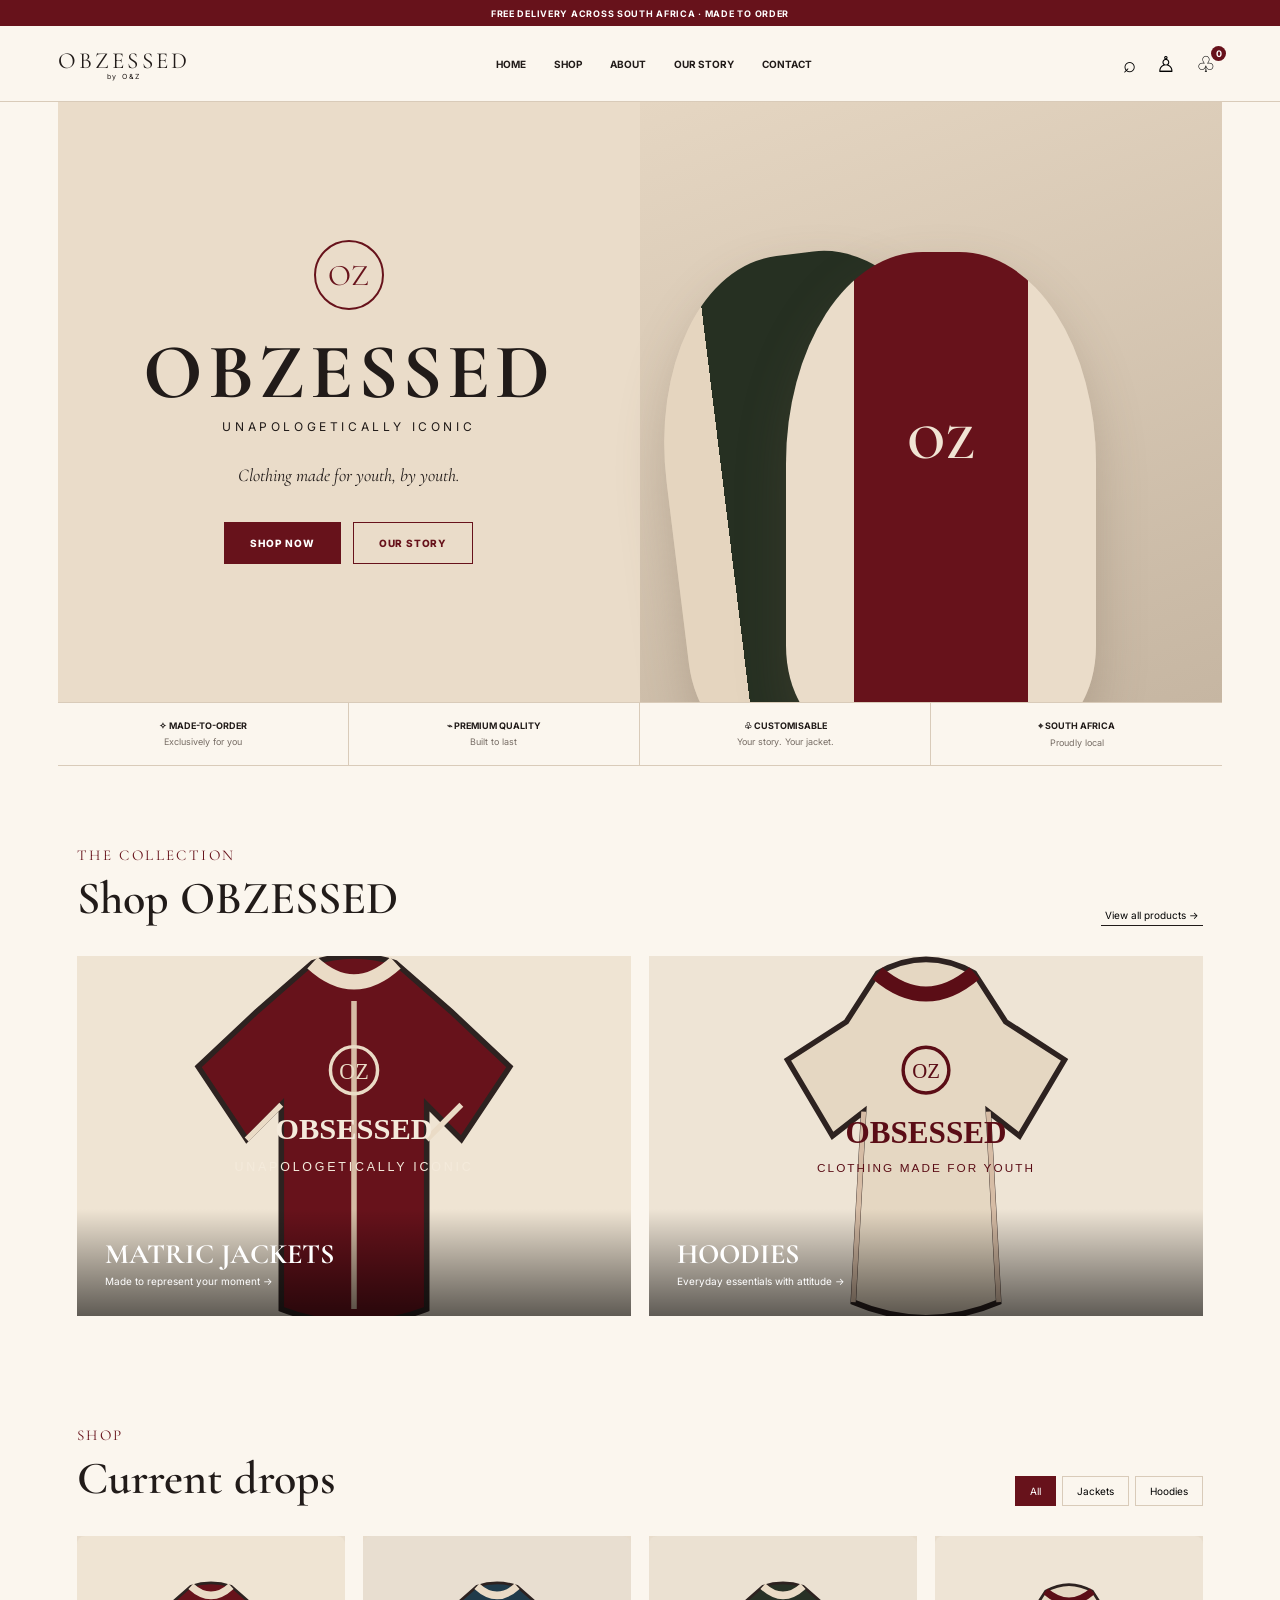
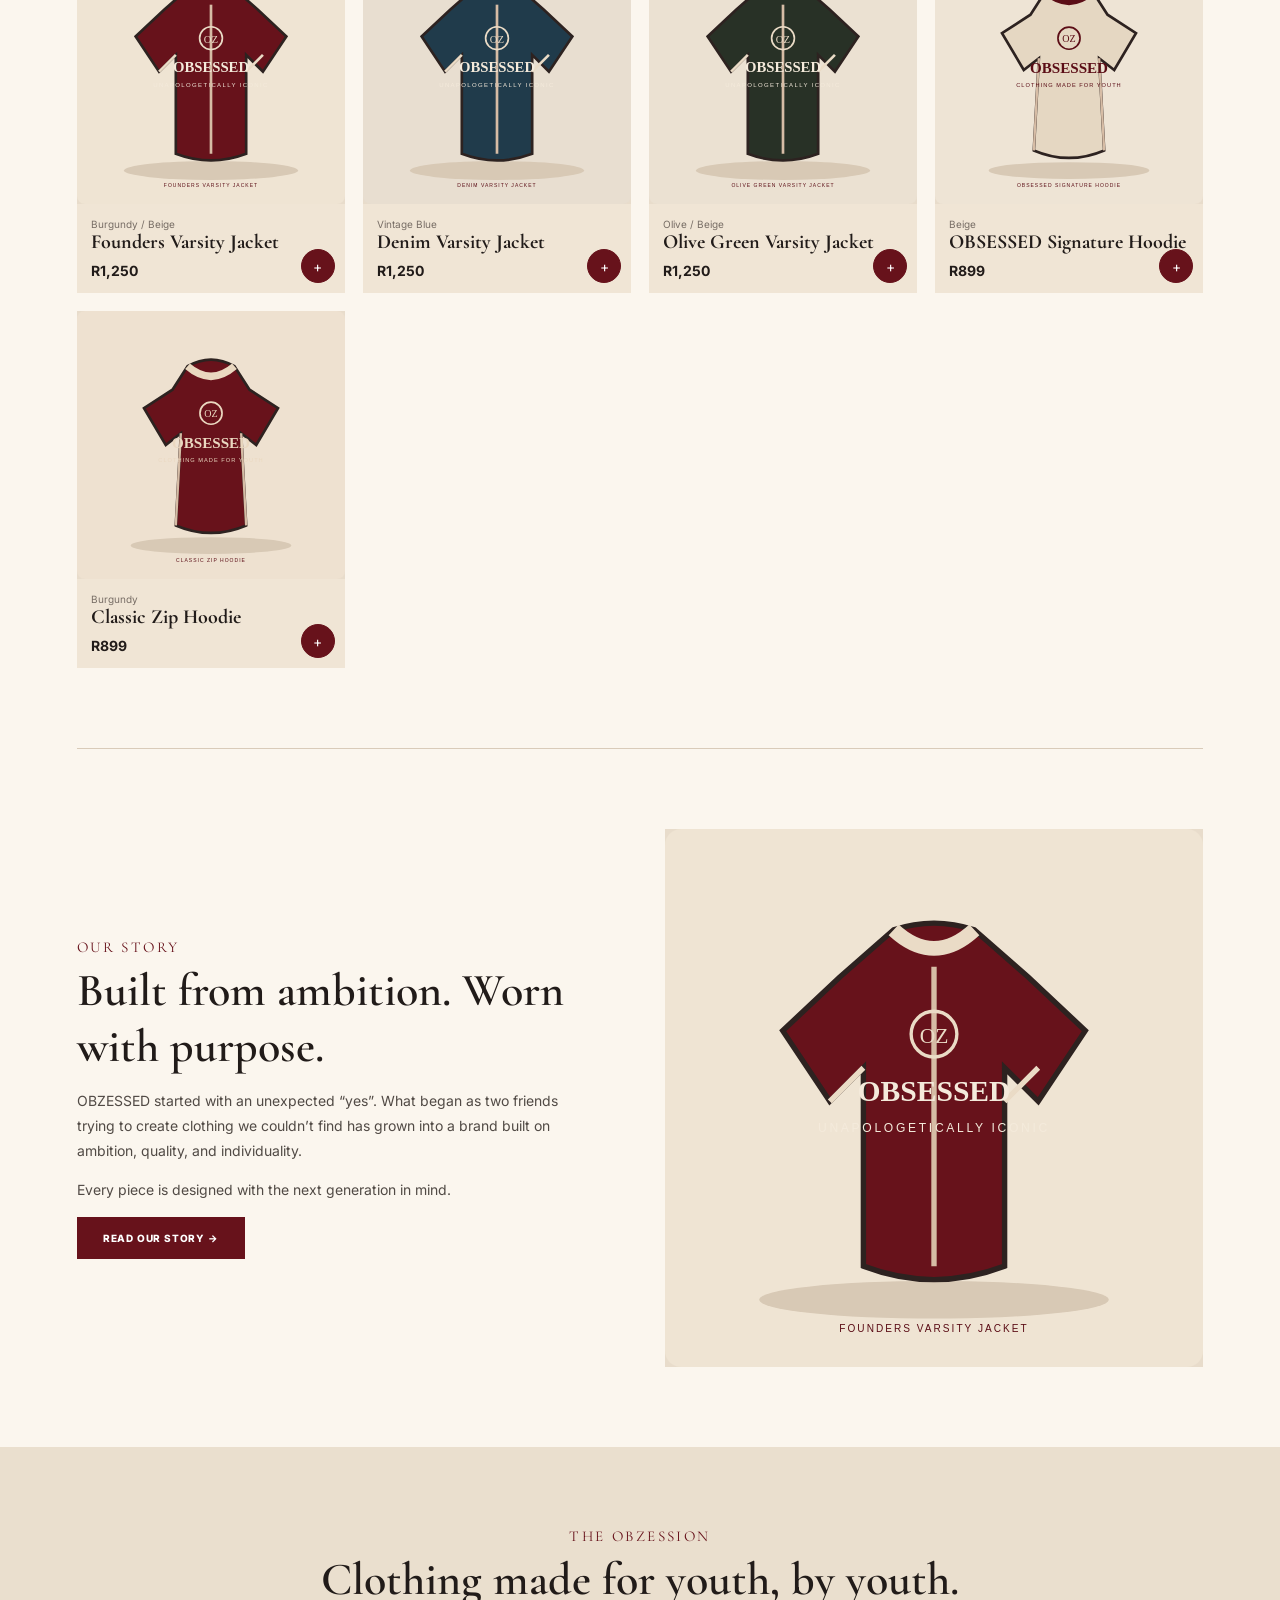
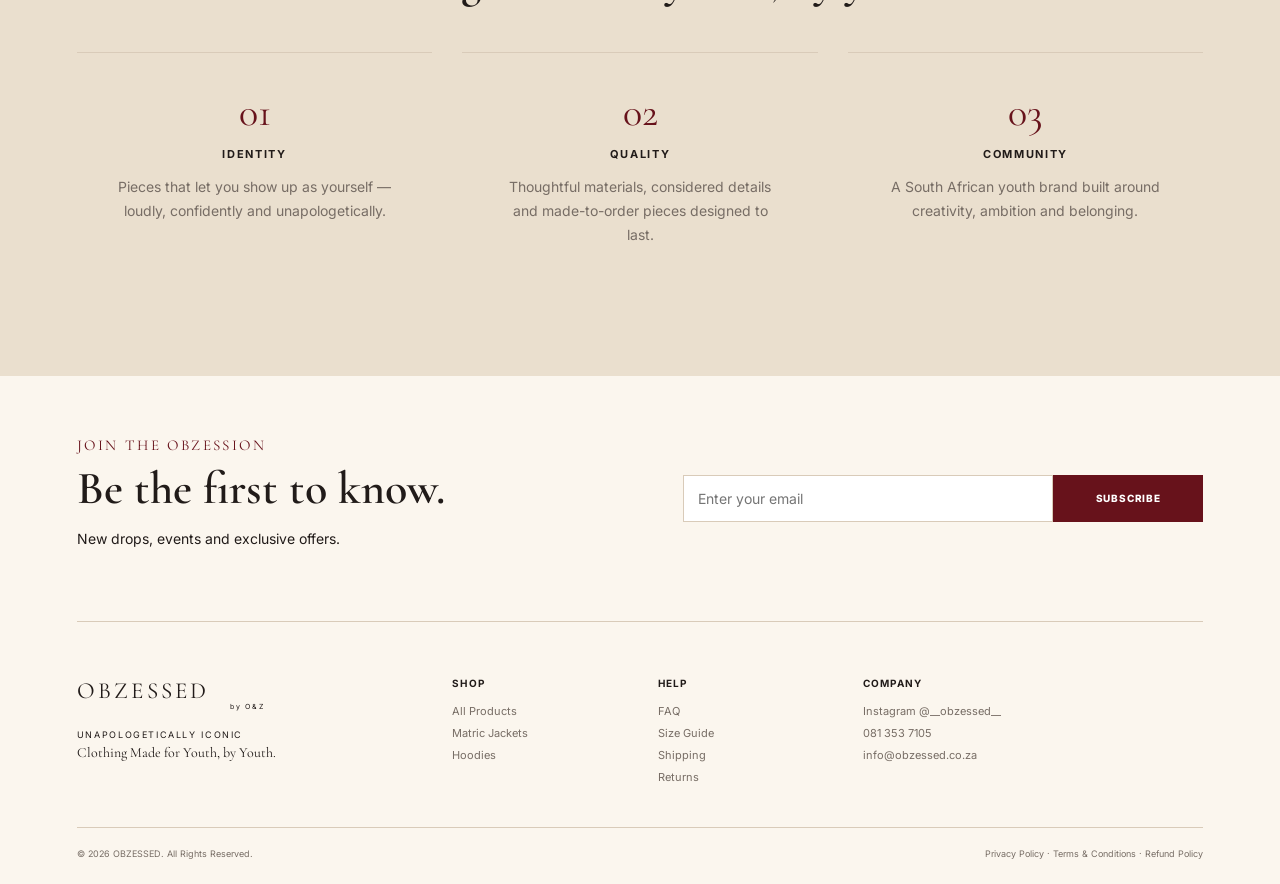
<file: index.html>
<!doctype html>
<html lang="en">
<head>
<meta charset="utf-8">
<meta name="viewport" content="width=device-width,initial-scale=1">
<title>OBZESSED by O&Z — Unapologetically Iconic</title>
<meta name="description" content="OBZESSED by O&Z — clothing made for youth, by youth. South African streetwear and custom varsity jackets.">
<link rel="icon" href="founders-jacket.svg">
<link rel="stylesheet" href="styles.css">
</head>
<body>
<div class="announcement">FREE DELIVERY ACROSS SOUTH AFRICA · MADE TO ORDER</div>

<header class="site-header">
  <a class="brand" href="#home">OBZESSED<span>by O&Z</span></a>
  <nav>
    <a href="#home">HOME</a><a href="#shop">SHOP</a><a href="#about">ABOUT</a><a href="#story">OUR STORY</a><a href="#contact">CONTACT</a>
  </nav>
  <div class="header-actions">
    <button aria-label="Search" onclick="focusSearch()">⌕</button>
    <button aria-label="Account" onclick="showToast('Account area coming next — your shop is ready to launch.')">♙</button>
    <button aria-label="Cart" class="cart-btn" onclick="openCart()">♧ <b id="cartCount">0</b></button>
  </div>
</header>

<main id="home">
<section class="hero">
  <div class="hero-copy">
    <div class="monogram">OZ</div>
    <h1>OBZESSED</h1>
    <p class="tagline">UNAPOLOGETICALLY ICONIC</p>
    <p>Clothing made for youth, by youth.</p>
    <div class="hero-buttons"><a class="btn" href="#shop">SHOP NOW</a><a class="btn ghost" href="#story">OUR STORY</a></div>
  </div>
  <div class="hero-art">
    <div class="hero-jacket back">44</div>
    <div class="hero-jacket front">OZ</div>
  </div>
</section>

<section class="promise">
  <div><strong>✧ MADE-TO-ORDER</strong><span>Exclusively for you</span></div>
  <div><strong>⌁ PREMIUM QUALITY</strong><span>Built to last</span></div>
  <div><strong>♧ CUSTOMISABLE</strong><span>Your story. Your jacket.</span></div>
  <div><strong>⌖ SOUTH AFRICA</strong><span>Proudly local</span></div>
</section>

<section class="section" id="shop">
  <div class="section-head"><div><p class="eyebrow">THE COLLECTION</p><h2>Shop OBZESSED</h2></div><button class="text-btn" onclick="document.getElementById('products').scrollIntoView({behavior:'smooth'})">View all products →</button></div>
  <div class="collection-grid">
    <a href="#products" class="collection-card large"><img src="founders-jacket.svg"><div><h3>MATRIC JACKETS</h3><span>Made to represent your moment →</span></div></a>
    <a href="#products" class="collection-card large"><img src="signature-hoodie.svg"><div><h3>HOODIES</h3><span>Everyday essentials with attitude →</span></div></a>
  </div>
</section>

<section class="section products-section" id="products">
  <div class="section-head"><div><p class="eyebrow">SHOP</p><h2>Current drops</h2></div><div class="filters"><button class="filter active" data-filter="all">All</button><button class="filter" data-filter="jacket">Jackets</button><button class="filter" data-filter="hoodie">Hoodies</button></div></div>
  <div class="product-grid" id="productGrid"></div>
</section>

<section class="story" id="story">
  <div class="story-copy"><p class="eyebrow">OUR STORY</p><h2>Built from ambition. Worn with purpose.</h2>
  <p>OBZESSED started with an unexpected “yes”. What began as two friends trying to create clothing we couldn’t find has grown into a brand built on ambition, quality, and individuality.</p>
  <p>Every piece is designed with the next generation in mind.</p><a class="btn" href="#about">READ OUR STORY →</a></div>
  <img src="founders-jacket.svg" alt="OBSESSED varsity jacket">
</section>

<section class="about section" id="about">
  <p class="eyebrow">THE OBZESSION</p><h2>Clothing made for youth, by youth.</h2>
  <div class="about-grid"><div><span class="big-num">01</span><h3>IDENTITY</h3><p>Pieces that let you show up as yourself — loudly, confidently and unapologetically.</p></div><div><span class="big-num">02</span><h3>QUALITY</h3><p>Thoughtful materials, considered details and made-to-order pieces designed to last.</p></div><div><span class="big-num">03</span><h3>COMMUNITY</h3><p>A South African youth brand built around creativity, ambition and belonging.</p></div></div>
</section>

<section class="newsletter"><div><p class="eyebrow">JOIN THE OBZESSION</p><h2>Be the first to know.</h2><p>New drops, events and exclusive offers.</p></div><form onsubmit="subscribe(event)"><input id="email" type="email" placeholder="Enter your email" required><button class="btn">SUBSCRIBE</button></form></section>
</main>

<footer id="contact">
  <div class="footer-brand"><a class="brand" href="#home">OBZESSED<span>by O&Z</span></a><p>UNAPOLOGETICALLY ICONIC</p><small>Clothing Made for Youth, by Youth.</small></div>
  <div><h4>SHOP</h4><a href="#products">All Products</a><a href="#products">Matric Jackets</a><a href="#products">Hoodies</a></div>
  <div><h4>HELP</h4><a href="#">FAQ</a><a href="#">Size Guide</a><a href="#">Shipping</a><a href="#">Returns</a></div>
  <div><h4>COMPANY</h4><a href="#">Instagram @__obzessed__</a><a href="tel:+27813537105">081 353 7105</a><a href="mailto:info@obzessed.co.za">info@obzessed.co.za</a></div>
  <div class="copyright">© 2026 OBZESSED. All Rights Reserved. <span>Privacy Policy · Terms & Conditions · Refund Policy</span></div>
</footer>

<div class="overlay" id="overlay" onclick="closeCart()"></div>
<aside class="cart" id="cart">
  <div class="cart-head"><h2>Your Cart</h2><button onclick="closeCart()">×</button></div>
  <div id="cartItems"></div>
  <div class="cart-total"><span>Total</span><strong id="cartTotal">R0</strong></div>
  <button class="btn full" onclick="goCheckout()">PROCEED TO CHECKOUT</button>
  <p class="secure">🔒 Secure checkout · Free SA delivery</p>
</aside>

<div class="checkout-modal" id="checkout">
  <div class="checkout-card">
    <button class="modal-close" onclick="closeCheckout()">×</button>
    <p class="eyebrow">CHECKOUT</p><h2>Complete your order</h2>
    <form onsubmit="placeOrder(event)">
      <label>Email<input type="email" required placeholder="you@email.com"></label>
      <label>Full name<input required placeholder="Your name"></label>
      <label>Phone<input required placeholder="081 000 0000"></label>
      <label>Delivery address<textarea required placeholder="Street, suburb, city, province, postal code"></textarea></label>
      <div class="order-summary"><span>Order total</span><strong id="checkoutTotal">R0</strong></div>
      <button class="btn full">PLACE ORDER</button>
    </form>
    <small>Demo checkout: connect PayFast/Paystack/Stripe before taking live payments.</small>
  </div>
</div>

<div class="toast" id="toast"></div>
<script src="supabase-config.js"></script>
<script src="script.js"></script>
</body>
</html>
</file>
<file: styles.css>
@import url('https://fonts.googleapis.com/css2?family=Cormorant+Garamond:wght@500;600;700&family=Inter:wght@400;500;600;700&display=swap');
:root{--wine:#67121b;--cream:#f5ecdf;--paper:#fbf6ee;--ink:#211b19;--line:#d9cbb9;--muted:#776d65}
*{box-sizing:border-box}html{scroll-behavior:smooth}body{margin:0;background:var(--paper);color:var(--ink);font-family:Inter,Arial,sans-serif;font-size:14px}a{text-decoration:none;color:inherit}button,input,textarea{font:inherit}.announcement{height:26px;background:var(--wine);color:#fff;display:grid;place-items:center;font-size:9px;letter-spacing:.08em;font-weight:700}.site-header{height:76px;display:flex;align-items:center;justify-content:space-between;padding:0 4.5%;border-bottom:1px solid var(--line);background:rgba(251,246,238,.96);position:sticky;top:0;z-index:20}.brand{font-family:"Cormorant Garamond",serif;font-size:23px;letter-spacing:.14em}.brand span{display:block;font-family:Inter,sans-serif;font-size:7px;letter-spacing:.25em;margin-top:-3px;text-align:center}.site-header nav{display:flex;gap:28px;font-size:10px;font-weight:700}.site-header nav a:hover{color:var(--wine)}.header-actions{display:flex;gap:8px}.header-actions button,.cart-head button,.modal-close{border:0;background:none;cursor:pointer;font-size:22px}.cart-btn{position:relative}.cart-btn b{font-size:9px;position:absolute;right:-4px;top:-4px;background:var(--wine);color:#fff;border-radius:99px;min-width:15px;height:15px;display:grid;place-items:center}.hero{min-height:600px;margin:0 4.5%;background:#eadcc9;display:grid;grid-template-columns:1fr 1fr;overflow:hidden;position:relative}.hero-copy{display:flex;flex-direction:column;justify-content:center;align-items:center;text-align:center;padding:50px;z-index:2}.monogram{width:70px;height:70px;border:2px solid var(--wine);border-radius:50%;display:grid;place-items:center;color:var(--wine);font-family:"Cormorant Garamond";font-size:30px}.hero h1{font-family:"Cormorant Garamond";font-size:78px;letter-spacing:.06em;margin:15px 0 0}.tagline{letter-spacing:.3em;font-size:12px;margin:0 0 12px}.hero-copy>p:not(.tagline){font-family:"Cormorant Garamond";font-size:18px;font-style:italic}.hero-buttons{display:flex;gap:12px;margin-top:18px}.btn{display:inline-flex;justify-content:center;align-items:center;border:1px solid var(--wine);background:var(--wine);color:#fff;padding:14px 25px;font-size:10px;font-weight:800;letter-spacing:.08em;cursor:pointer}.btn.ghost{background:transparent;color:var(--wine)}.btn:hover{transform:translateY(-1px);opacity:.92}.hero-art{position:relative;min-height:600px;background:linear-gradient(160deg,#e5d6c2,#c6b6a2)}.hero-jacket{position:absolute;bottom:-30px;width:310px;height:480px;border-radius:44% 44% 18% 18%;box-shadow:0 24px 50px #6a574444;display:flex;justify-content:center;align-items:flex-start;padding-top:160px;font-family:"Cormorant Garamond";font-size:50px;font-weight:700;color:#f1e4d4}.hero-jacket.front{left:25%;background:linear-gradient(90deg,#eadcc9 0 22%,var(--wine) 22% 78%,#eadcc9 78%);z-index:2}.hero-jacket.back{left:5%;background:linear-gradient(90deg,#e5d5bf 0 18%,#263022 18% 82%,#e5d5bf 82%);transform:rotate(-7deg);font-size:30px;z-index:1}.promise{margin:0 4.5%;display:grid;grid-template-columns:repeat(4,1fr);border-bottom:1px solid var(--line);border-top:1px solid var(--line)}.promise div{padding:17px 20px;text-align:center;border-right:1px solid var(--line)}.promise div:last-child{border:0}.promise strong{display:block;font-size:9px}.promise span{display:block;font-size:9px;color:var(--muted);margin-top:5px}.section{padding:80px 6%}.section-head{display:flex;justify-content:space-between;align-items:end;margin-bottom:30px}.eyebrow{color:var(--wine);font-family:"Cormorant Garamond";font-size:15px;letter-spacing:.16em;margin:0 0 6px}.section h2,.story h2,.newsletter h2{font-family:"Cormorant Garamond";font-size:46px;margin:0;font-weight:600}.text-btn{background:none;border:0;border-bottom:1px solid var(--ink);padding:4px;cursor:pointer;font-size:10px}.collection-grid{display:grid;grid-template-columns:1fr 1fr;gap:18px}.collection-card{height:360px;position:relative;overflow:hidden;background:#e8dccb}.collection-card img{width:100%;height:100%;object-fit:cover}.collection-card>div{position:absolute;bottom:0;left:0;right:0;padding:28px;color:white;background:linear-gradient(transparent,#0009)}.collection-card h3{font-family:"Cormorant Garamond";font-size:28px;margin:0}.collection-card span{font-size:10px}.products-section{padding-top:30px}.filters{display:flex;gap:6px}.filter{border:1px solid var(--line);background:transparent;padding:8px 14px;font-size:10px;cursor:pointer}.filter.active{background:var(--wine);color:white;border-color:var(--wine)}.product-grid{display:grid;grid-template-columns:repeat(4,1fr);gap:18px}.product-card{background:#f0e5d5;position:relative}.product-card .pic{aspect-ratio:1/1;overflow:hidden;background:#e8dccb}.product-card img{width:100%;height:100%;object-fit:cover;transition:.3s}.product-card:hover img{transform:scale(1.03)}.product-info{padding:14px}.product-info h3{font-family:"Cormorant Garamond";font-size:20px;margin:0 0 3px}.meta{font-size:10px;color:var(--muted)}.price{font-weight:700;margin-top:8px}.add{position:absolute;right:10px;bottom:10px;border:1px solid var(--wine);background:var(--wine);color:#fff;width:34px;height:34px;border-radius:50%;cursor:pointer}.story{margin:0 6%;display:grid;grid-template-columns:1fr 1fr;gap:50px;align-items:center;border-top:1px solid var(--line);padding:80px 0}.story-copy>p:not(.eyebrow){line-height:1.8;color:#514a45;max-width:520px}.story img{width:100%;background:#e8dccb}.about{text-align:center;background:#eadfce}.about-grid{display:grid;grid-template-columns:repeat(3,1fr);gap:30px;margin-top:45px}.about-grid div{padding:35px;border-top:1px solid var(--line)}.big-num{font-family:"Cormorant Garamond";font-size:40px;color:var(--wine)}.about-grid h3{letter-spacing:.15em;font-size:11px}.about-grid p{line-height:1.7;color:var(--muted)}.newsletter{margin:0 6%;padding:60px 0;border-bottom:1px solid var(--line);display:flex;justify-content:space-between;align-items:center;gap:30px}.newsletter form{display:flex;max-width:520px;width:100%}.newsletter input{flex:1;border:1px solid var(--line);background:white;padding:14px}.newsletter .btn{min-width:150px}footer{padding:55px 6% 25px;display:grid;grid-template-columns:2fr 1fr 1fr 2fr;gap:35px;position:relative}footer h4{font-size:10px;letter-spacing:.12em;margin:0 0 15px}footer>div>a:not(.brand){display:block;font-size:11px;color:var(--muted);margin:8px 0}.footer-brand p{font-size:9px;letter-spacing:.18em;margin:18px 0 3px}.footer-brand small{font-family:"Cormorant Garamond";font-size:14px}.copyright{grid-column:1/-1;border-top:1px solid var(--line);padding-top:20px;font-size:9px;color:var(--muted);display:flex;justify-content:space-between}.overlay{position:fixed;inset:0;background:#0007;opacity:0;pointer-events:none;transition:.25s;z-index:30}.overlay.open{opacity:1;pointer-events:auto}.cart{position:fixed;right:-480px;top:0;height:100vh;width:min(450px,92vw);background:var(--paper);z-index:31;padding:30px;transition:.3s;display:flex;flex-direction:column}.cart.open{right:0}.cart-head{display:flex;justify-content:space-between;border-bottom:1px solid var(--line);padding-bottom:18px}.cart-head h2{font-family:"Cormorant Garamond";font-size:30px;margin:0}.cart-item{display:grid;grid-template-columns:70px 1fr auto;gap:12px;padding:16px 0;border-bottom:1px solid var(--line);align-items:center}.cart-item img{width:70px;height:70px;object-fit:cover;background:#e8dccb}.cart-item h4{margin:0;font-family:"Cormorant Garamond";font-size:17px}.cart-item p{margin:4px 0;font-size:10px;color:var(--muted)}.qty{display:flex;gap:5px;align-items:center}.qty button{width:22px;height:22px;background:transparent;border:1px solid var(--line);cursor:pointer}.remove{border:0;background:none;color:var(--wine);cursor:pointer}.cart-total{margin-top:auto;padding:18px 0;display:flex;justify-content:space-between;font-size:16px}.full{width:100%}.secure{text-align:center;font-size:9px;color:var(--muted)}.checkout-modal{position:fixed;inset:0;background:#0008;z-index:40;display:none;place-items:center;padding:20px}.checkout-modal.open{display:grid}.checkout-card{width:min(520px,100%);max-height:92vh;overflow:auto;background:var(--paper);padding:35px;position:relative}.checkout-card h2{font-family:"Cormorant Garamond";font-size:38px;margin:0 0 20px}.checkout-card label{display:block;font-size:10px;font-weight:700;margin:12px 0}.checkout-card input,.checkout-card textarea{display:block;width:100%;border:1px solid var(--line);padding:12px;background:#fff;margin-top:6px}.checkout-card textarea{min-height:90px;resize:vertical}.modal-close{position:absolute;right:18px;top:14px}.order-summary{border-top:1px solid var(--line);border-bottom:1px solid var(--line);padding:16px 0;margin:18px 0;display:flex;justify-content:space-between}.checkout-card small{display:block;margin-top:12px;color:var(--muted);line-height:1.5}.toast{position:fixed;left:50%;bottom:25px;transform:translate(-50%,20px);background:var(--wine);color:#fff;padding:13px 20px;font-size:11px;opacity:0;pointer-events:none;transition:.25s;z-index:60}.toast.show{opacity:1;transform:translate(-50%,0)}
@media(max-width:850px){.site-header nav{display:none}.hero{grid-template-columns:1fr;min-height:auto}.hero-art{height:390px;min-height:390px}.hero-copy{padding:55px 20px}.hero h1{font-size:58px}.hero-jacket{height:330px;width:215px;padding-top:100px}.hero-jacket.front{left:34%}.hero-jacket.back{left:8%}.promise{grid-template-columns:1fr 1fr}.promise div:nth-child(2){border-right:0}.promise div:nth-child(-n+2){border-bottom:1px solid var(--line)}.collection-grid,.story{grid-template-columns:1fr}.product-grid{grid-template-columns:repeat(2,1fr)}.about-grid{grid-template-columns:1fr}.newsletter{display:block}.newsletter form{margin-top:20px}footer{grid-template-columns:1fr 1fr}.copyright{grid-column:1/-1;display:block}.copyright span{display:block;margin-top:10px}.section{padding:60px 5%}}
@media(max-width:500px){.product-grid{grid-template-columns:1fr 1fr;gap:10px}.product-info{padding:10px}.product-info h3{font-size:17px}.collection-card{height:260px}.section-head{align-items:start;gap:12px;flex-direction:column}.newsletter form{display:block}.newsletter .btn{width:100%;margin-top:8px}}
</file>
